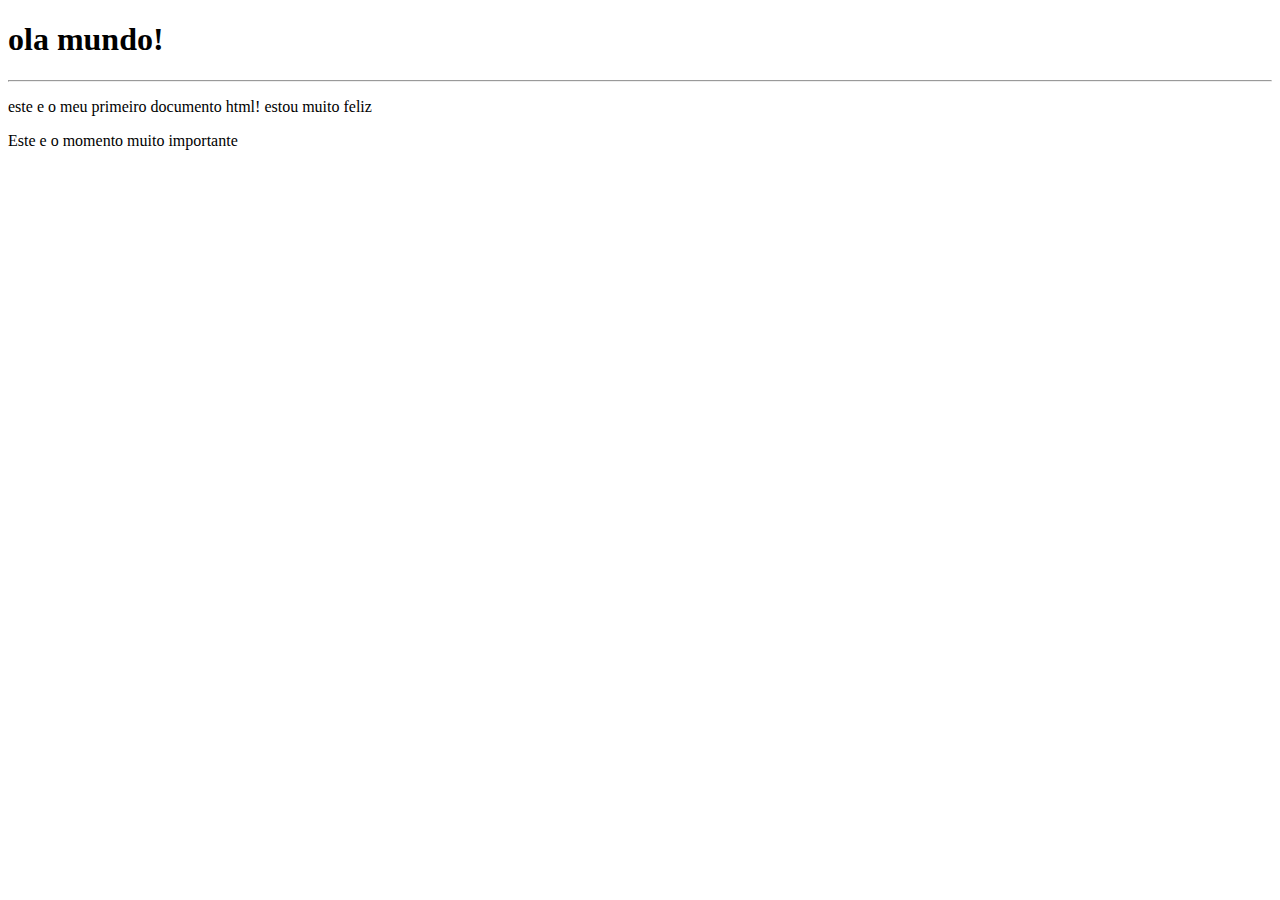
<file: exercicios/ex001/index.html>
<!DOCTYPE html>
<html lang="pt-br">
<head>
    <meta charset="UTF-8">
    <meta http-equiv="X-UA-Compatible" content="IE=edge">
    <meta name="viewport" content="width=device-width, initial-scale=1.0">
    <title>meu primeiro exercicio</title>
</head>
<body>
  <h1>ola mundo!</h1>
  <hr>
  <p>este e o meu primeiro documento html! estou muito feliz</p>
  <p>Este e o momento muito importante
  </p>  
</body>
</html>
</file>
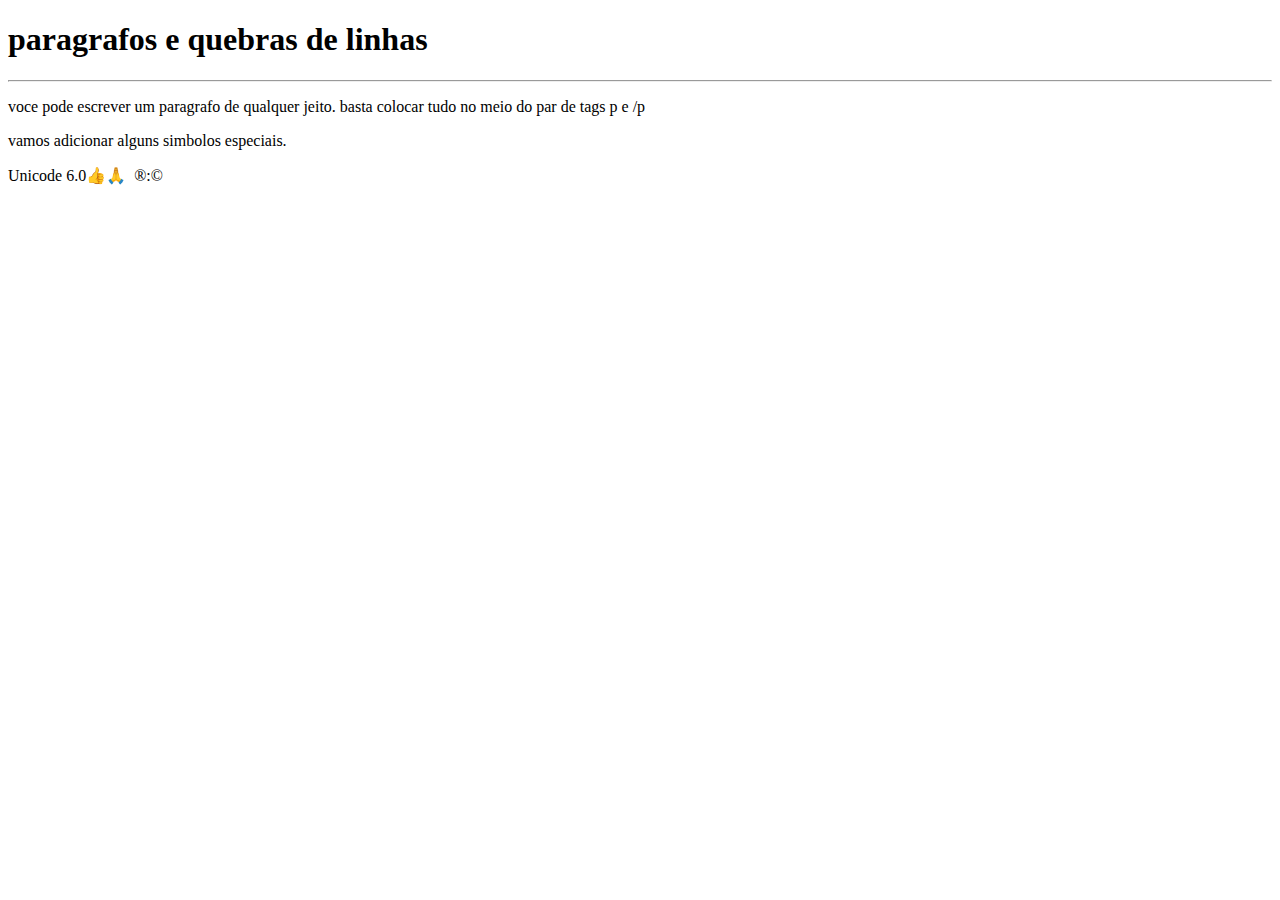
<file: exercicios/ex002/index.html>
<!DOCTYPE html>
<html lang="pt-br">
<head>
    <meta charset="UTF-8">
    <meta http-equiv="X-UA-Compatible" content="IE=edge">
    <meta name="viewport" content="width=device-width, initial-scale=1.0">
    <title>paragrafos</title>
</head>
<body><h1>paragrafos e quebras de linhas</h1>
    <hr>
    <p>voce pode escrever um paragrafo de qualquer jeito.
        basta colocar tudo no meio do par de tags p e /p
    </p>
    <p>vamos adicionar alguns simbolos especiais.</p>Unicode 6.0👍🙏&nbsp;
    &reg:&copy;
</body>
</html>
</file>
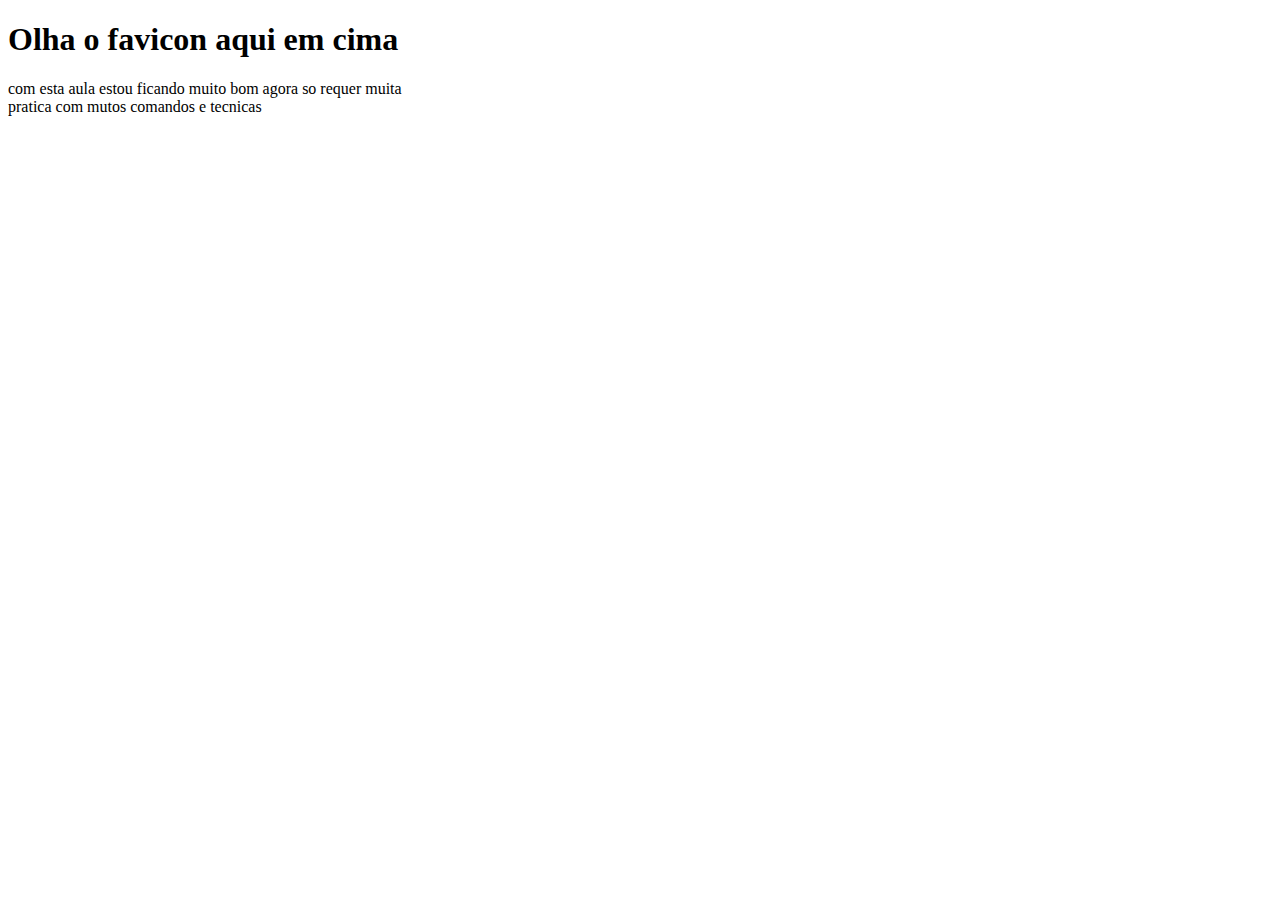
<file: exercicios/ex004/index.html>
<!DOCTYPE html>
<html lang="pt-br">
<head>
    <meta charset="UTF-8">
    <meta http-equiv="X-UA-Compatible" content="IE=edge">
    <meta name="viewport" content="width=device-width, initial-scale=1.0">
    <link rel="shortcut icon" href="Graphics-Vibe-Developer.ico" type="image/x-icon">
    <title>teste de favicon</title>
</head>
<body><h1>Olha o favicon aqui em cima</h1><p>com esta aula estou ficando muito bom agora so requer muita
    <br> pratica com mutos comandos e tecnicas</p>
    
</body>
</html>
</file>
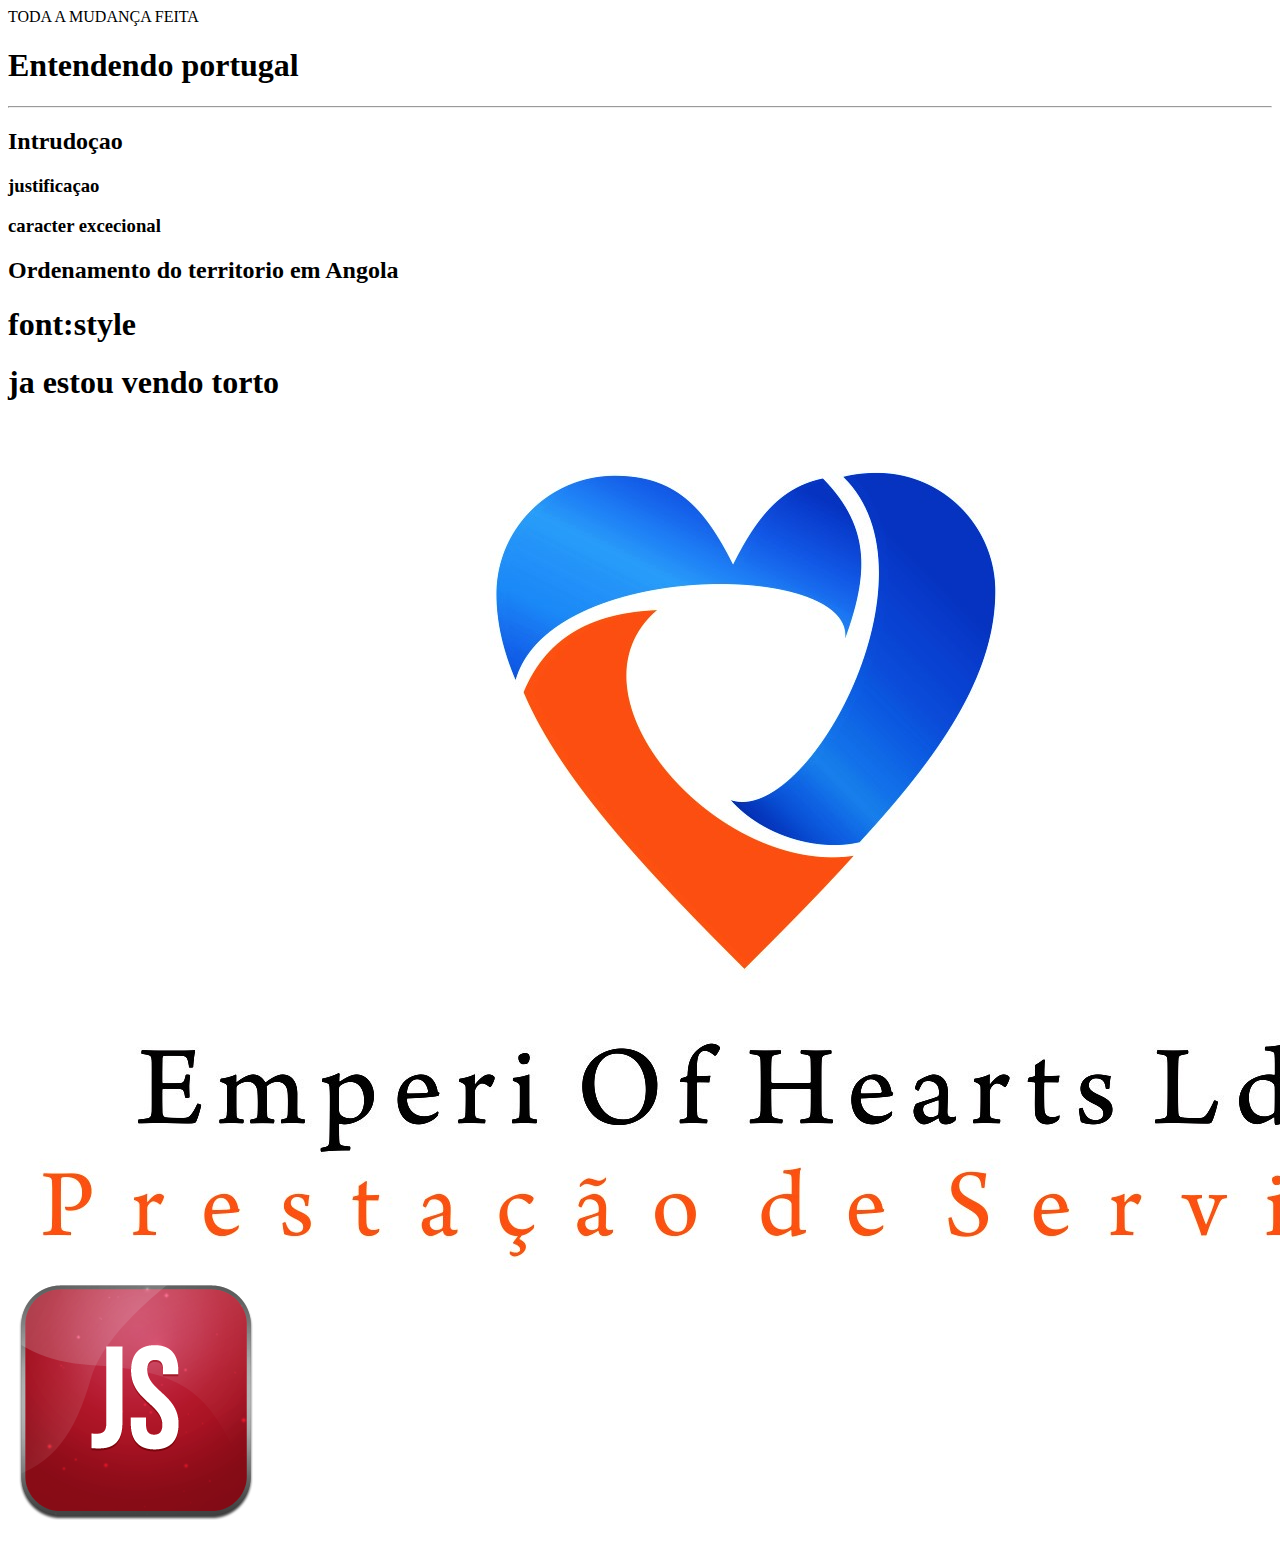
<file: exercicios/ex006/index.html>
<!DOCTYPE html>
<html lang="pt-br">
<head>
    <meta charset="UTF-8">
    <meta http-equiv="X-UA-Compatible" content="IE=edge">
    <meta name="viewport" content="width=device-width, initial-scale=1.0">
    <link rel="stylesheet" href="Graphics-Vibe-Developer.ico">
    <link rel="" href="Graphics-Vibe-Developer.ico">
    <title>hierarquia de titulo</title>
</head>
<body>TODA A MUDANÇA FEITA
    <h1>Entendendo portugal</h1><hr>
    <h2>Intrudoçao</h2><h3>justificaçao</h3><h3>caracter excecional</h3>
    <h2>Ordenamento do territorio em Angola</h2><h1>font:style</h1><h1>ja estou vendo torto</h1>
    <img src="Logotipo tino.jpg" alt="logo empire">
    <img src="Graphics-Vibe-Developer.ico" alt="logo java">
</body>
</html>
</file>
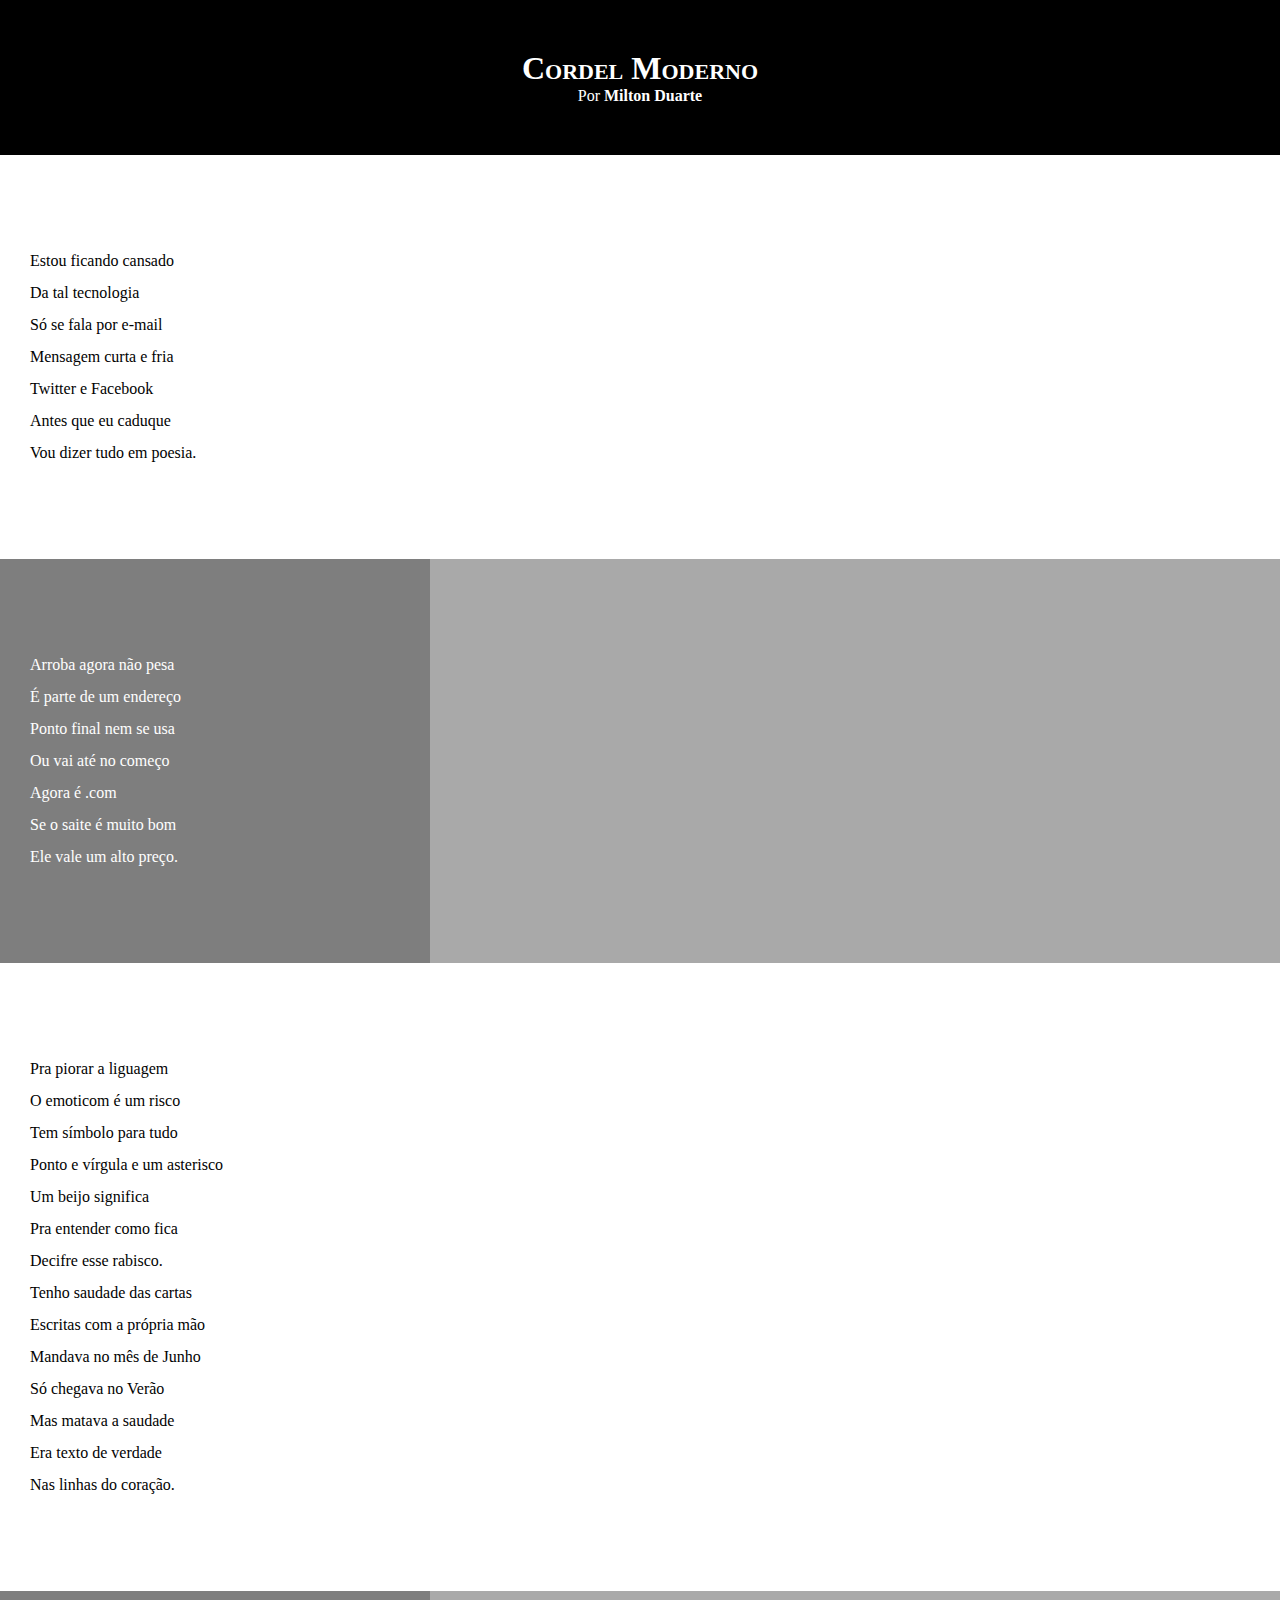
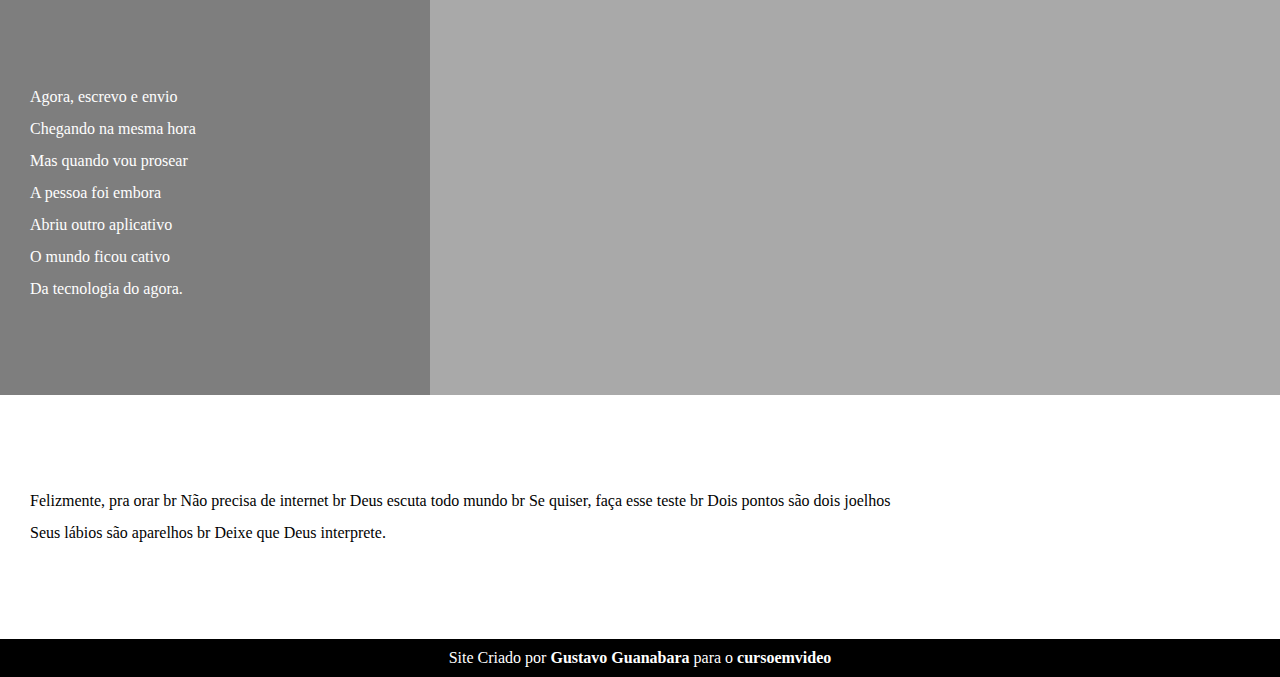
<file: exercicios/ex009/index.html>
<!DOCTYPE html>
<html lang="pt-br">
<head>
    <meta charset="UTF-8">
    <meta http-equiv="X-UA-Compatible" content="IE=edge">
    <meta name="viewport" content="width=device-width, initial-scale=1.0">
    <title>Cordel Moderno</title>
    <link rel="stylesheet" href="style.css">
</head>
<body>
    <header>
        <h1>Cordel Moderno</h1>
        <p>Por<a href="https://www.recantodasletras.com.br/poesias/3186743" target="_blank"> Milton Duarte</a></p>
    </header>

    <section class="normal">
        <p>
            Estou ficando cansado <br>
            Da tal tecnologia <br>
            Só se fala por e-mail <br>
            Mensagem curta e fria <br>
            Twitter e Facebook <br>
            Antes que eu caduque <br>
            Vou dizer tudo em poesia.
        </p> 
    </section>


    <section class="imagem">
        <p>
            Arroba agora não pesa <br>
            É parte de um endereço <br>
            Ponto final nem se usa <br>
            Ou vai até no começo <br>
            Agora é .com <br>
            Se o saite é muito bom <br>
            Ele vale um alto preço.
        </p>
    </section>

    <section class="normal">
        <p>
            Pra piorar a liguagem <br>
            O emoticom é um risco <br>
            Tem símbolo para tudo <br>
             Ponto e vírgula e um asterisco <br>
             Um beijo significa <br>
            Pra entender como fica <br>
            Decifre esse rabisco. <br>
            Tenho saudade das cartas <br>
            Escritas com a própria mão <br>
            Mandava no mês de Junho <br>
            Só chegava no Verão <br>
            Mas matava a saudade <br>
            Era texto de verdade <br>
            Nas linhas do coração.
        </p>
    </section>



    <section class="imagem">
        <p>
            Agora, escrevo e envio <br>
            Chegando na mesma hora <br>
            Mas quando vou prosear <br>
            A pessoa foi embora <br>
            Abriu outro aplicativo <br>
            O mundo ficou cativo <br>
            Da tecnologia do agora.
        </p>
    </section>

    <section class="normal">
        <p>
            Felizmente, pra orar br
            Não precisa de internet br
            Deus escuta todo mundo br
            Se quiser, faça esse teste br
            Dois pontos são dois joelhos <br>
            Seus lábios são aparelhos br
            Deixe que Deus interprete.
        </p>
    </section>
    
    <footer>
        <p>Site Criado por <a href="https://gustavoguanabara.github.io" target="_blank">Gustavo Guanabara</a> para o <a href="https://www.cursoemvideo.com" target="_blank">cursoemvideo</a></p>
    </footer>
        
    </body>
    </html>
</file>
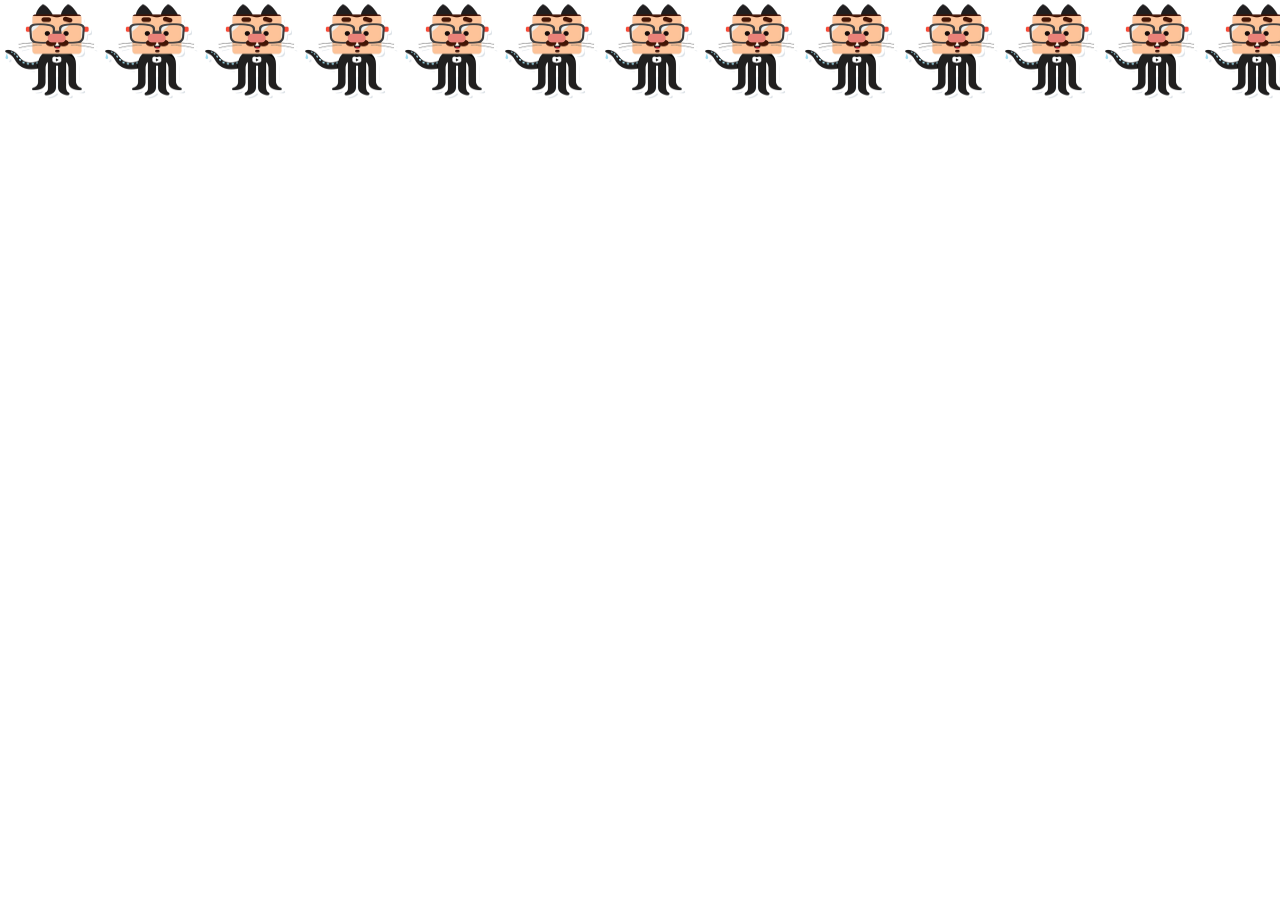
<file: exercicios/ex008/imagens/fundo002.html>
<!DOCTYPE html>
<html lang="pt-br">
<head>
    <meta charset="UTF-8">
    <meta http-equiv="X-UA-Compatible" content="IE=edge">
    <meta name="viewport" content="width=device-width, initial-scale=1.0">
    <title>Personalização dos fundos</title>
    <style>
        body {
            background-image: url("mascote.png");
            background-size:100px 100px;
            background-repeat:repeat-x;
    

        }
    </style>
</head>
<body>
    <h1></h1>
    
</body>
</html>
</file>
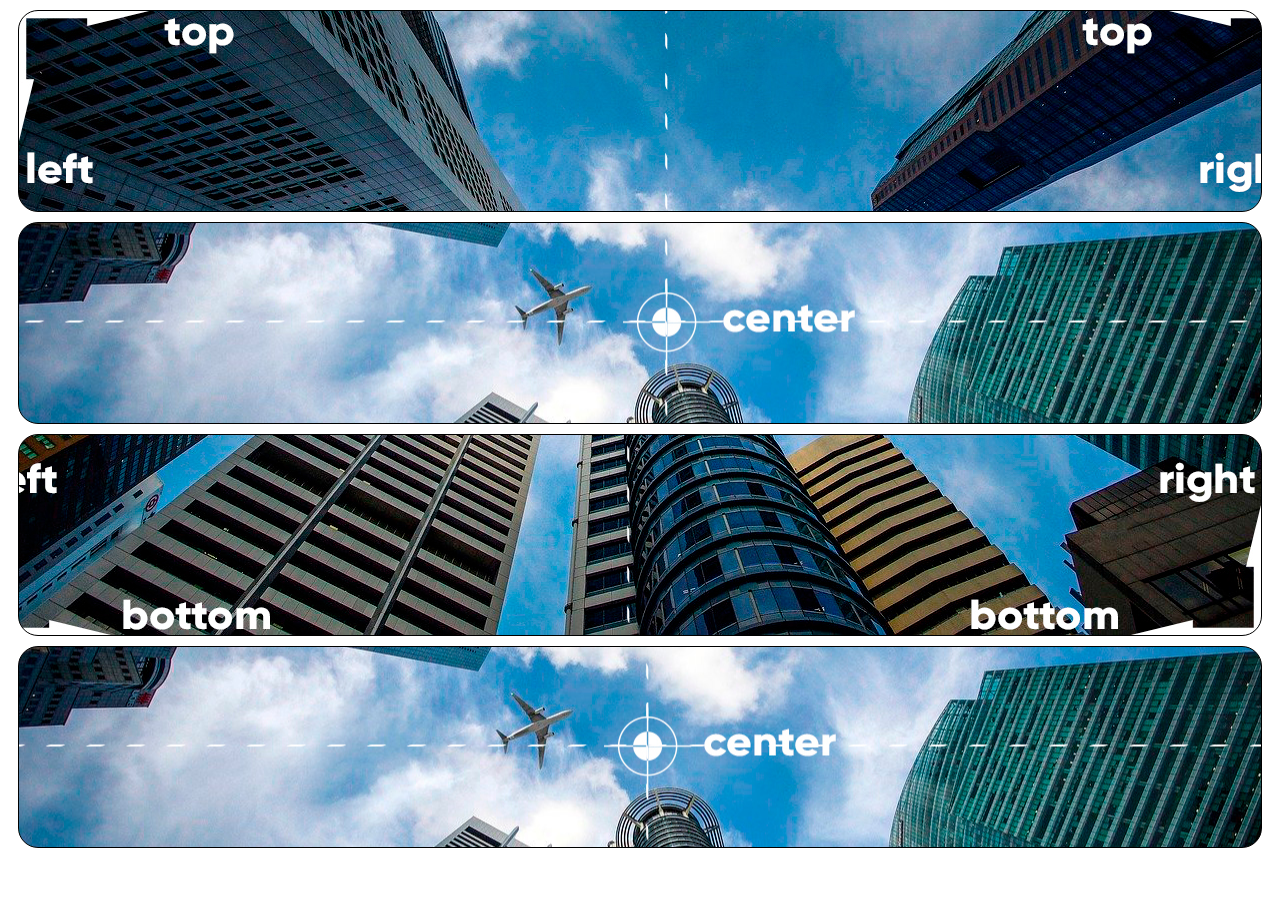
<file: exercicios/ex008/imagens/fundo003.html>
<!DOCTYPE html>
<html lang="pt-br">
<head>
    <meta charset="UTF-8">
    <meta http-equiv="X-UA-Compatible" content="IE=edge">
    <meta name="viewport" content="width=device-width, initial-scale=1.0">
    <title>Posição dos Fundos</title>
    <style>
        div.bloco {
            background-image: url("wallpaper003.jpg");
            height: 200px;
            border: 1px solid black;
            border-radius: 20px;
            margin: 10px;
        }
        div#q1 {background-position: left top;}
        div#q2 {
            background-position: left center;
        }
        div#q3 {
            background-position: right bottom;
        }
        div#q4 {
            background-position: center center;
        }
    </style>
</head>
<body>
    
    <div class="bloco" id="q1">
        
    </div>
    <div class="bloco" id="q2">
        
    </div>
    <div class="bloco" id="q3">
        
    </div>
    <div class="bloco" id="q4">
        
    </div>
</body>
</html>
</file>
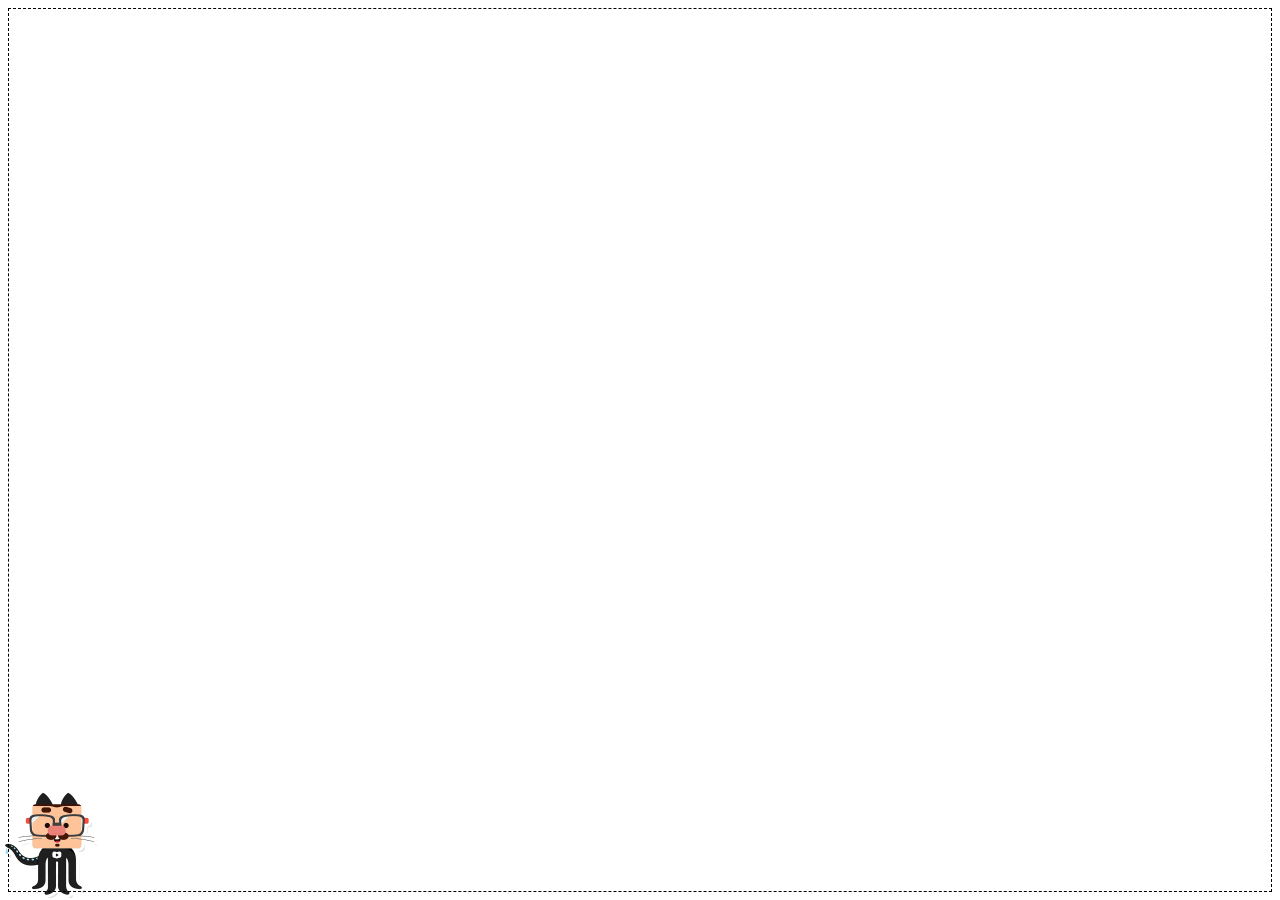
<file: exercicios/ex008/imagens/fundo004.html>
<!DOCTYPE html>
<html lang="pt-br">
<head>
    <meta charset="UTF-8">
    <meta http-equiv="X-UA-Compatible" content="IE=edge">
    <meta name="viewport" content="width=device-width, initial-scale=1.0">
    <title>Posicionamento</title>
    <style>
        body {
            height: 98vh;
       border: 1px dashed black;
       background-image: url("mascote.png");
       background-size: 100px;
       background-repeat: no-repeat;
       background-position: left bottom;     
        }
        
    </style>
</head>
<body>
    
</body>
</html>
</file>
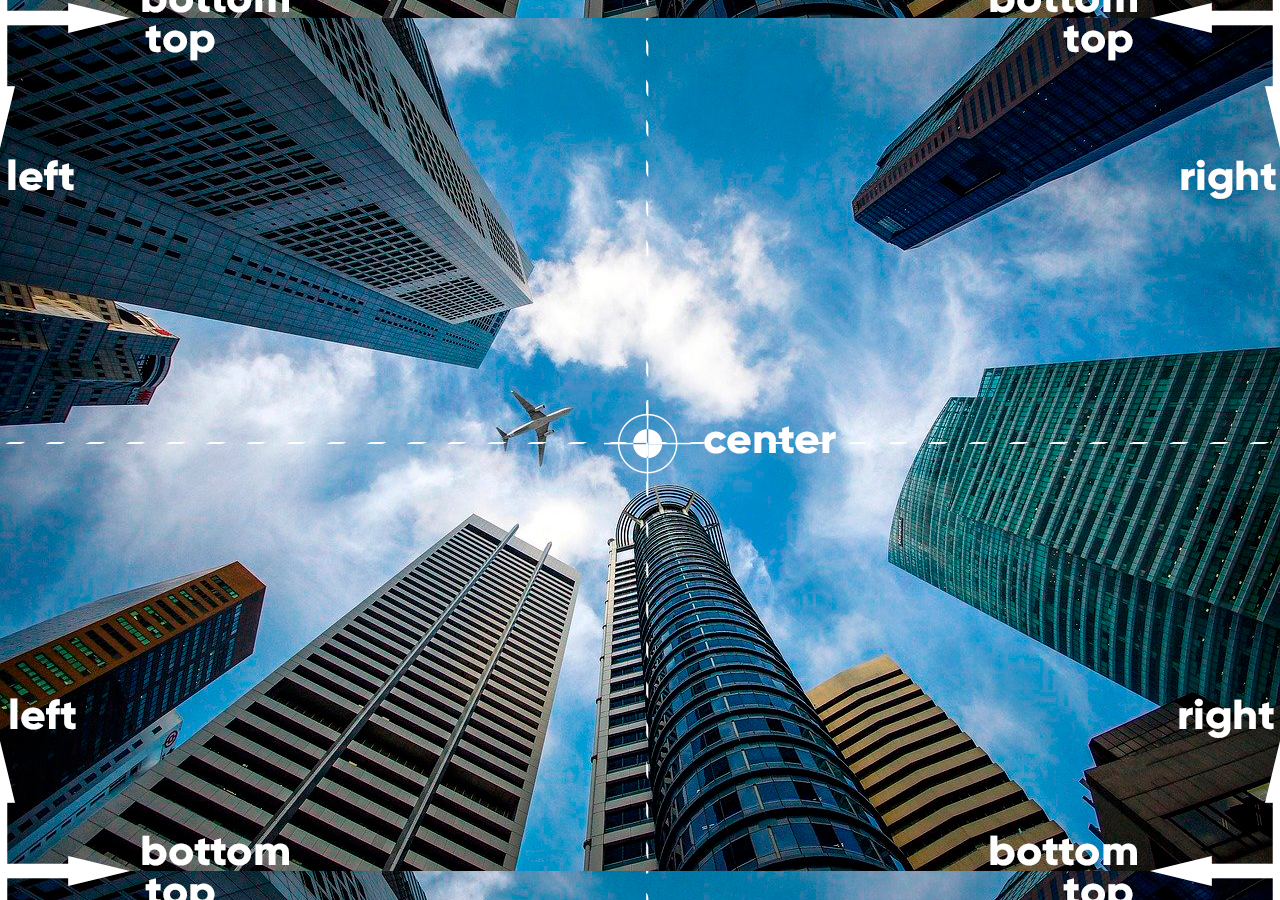
<file: exercicios/ex008/imagens/fundo005.html>
<!DOCTYPE html>
<html lang="pt-br">
<head>
    <meta charset="UTF-8">
    <meta http-equiv="X-UA-Compatible" content="IE=edge">
    <meta name="viewport" content="width=device-width, initial-scale=1.0">
    <title>posicionamento</title>
    <style>
        body {
            height: 97vh;
            background-image: url("wallpaper003.jpg");
            background-position: center center;
        }
    </style>
</head>
<body>
    
</body>
</html>
</file>
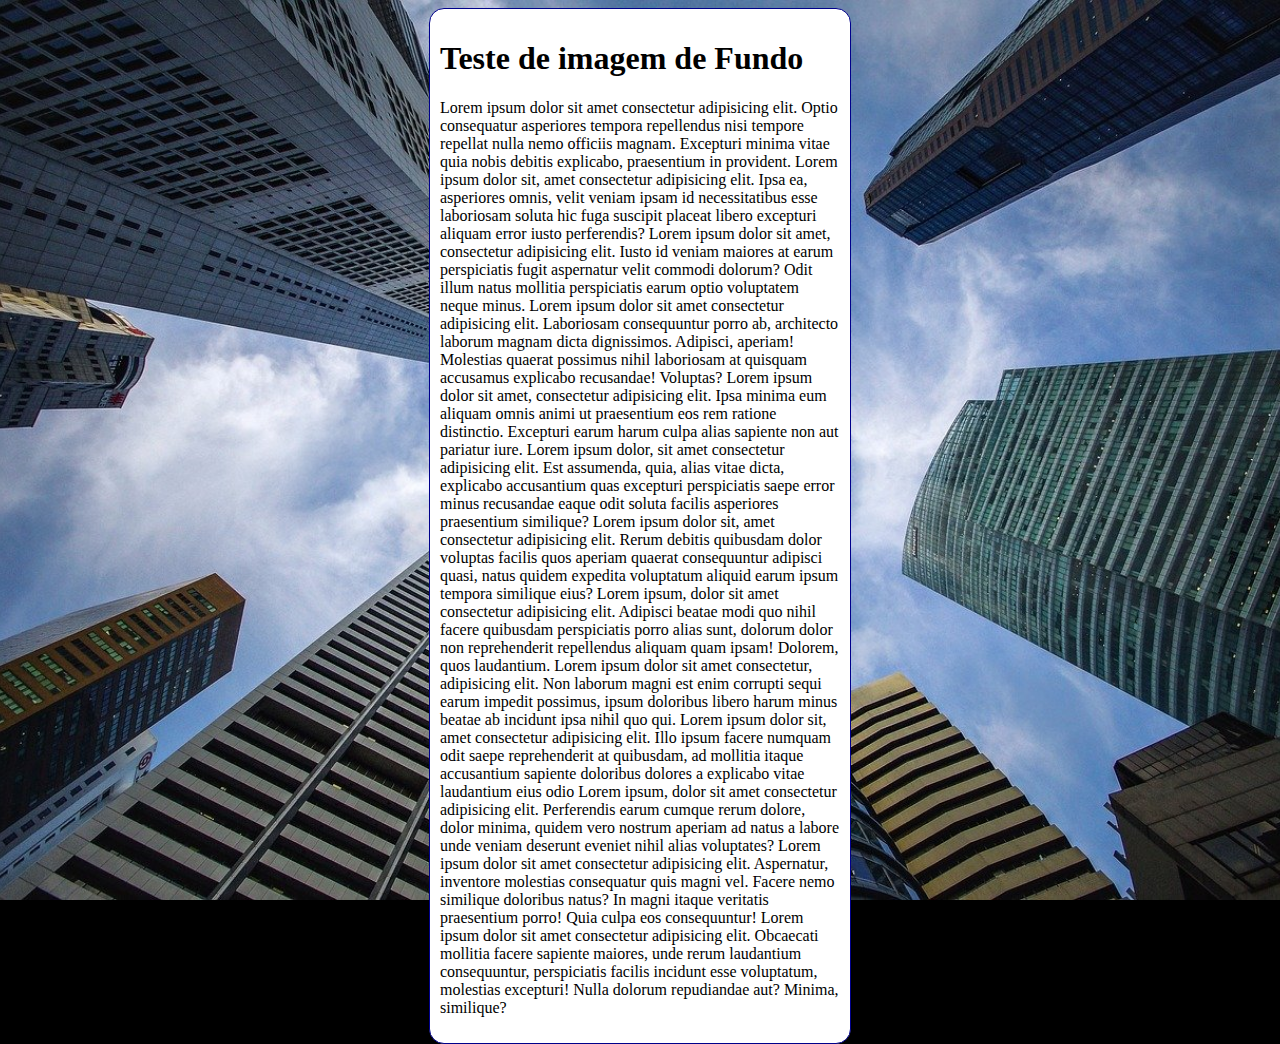
<file: exercicios/ex008/imagens/fundo006.html>
<!DOCTYPE html>
<html lang="pt-br">
<head>
    <meta charset="UTF-8">
    <meta http-equiv="X-UA-Compatible" content="IE=edge">
    <meta name="viewport" content="width=device-width, initial-scale=1.0">
    <title>Aplicando Fundo fixo de tela</title>
    <style>
        body {
            height: 100vh;
            background-color: black;
            background-image: url("wallpaper002.jpg");
            background-position: center top;
            background-repeat: repeat-y;
            background-size:cover;
            background-attachment: fixed;
            
        }
        main {
            background-color: white;
            max-width: 400px;
            padding: 10px;
            margin: auto;
            border: 1px solid darkblue;
            border-radius: 15px;
        }
    </style>
</head>
<body>
    <main>
        <h1>Teste de imagem de Fundo</h1>
        <P>
            Lorem ipsum dolor sit amet consectetur adipisicing elit. Optio consequatur asperiores tempora repellendus nisi tempore repellat nulla nemo officiis magnam. Excepturi minima vitae quia nobis debitis explicabo, praesentium in provident.
            Lorem ipsum dolor sit, amet consectetur adipisicing elit. Ipsa ea, asperiores omnis, velit veniam ipsam id necessitatibus esse laboriosam soluta hic fuga suscipit placeat libero excepturi aliquam error iusto perferendis?
            Lorem ipsum dolor sit amet, consectetur adipisicing elit. Iusto id veniam maiores at earum perspiciatis fugit aspernatur velit commodi dolorum? Odit illum natus mollitia perspiciatis earum optio voluptatem neque minus.
            Lorem ipsum dolor sit amet consectetur adipisicing elit. Laboriosam consequuntur porro ab, architecto laborum magnam dicta dignissimos. Adipisci, aperiam! Molestias quaerat possimus nihil laboriosam at quisquam accusamus explicabo recusandae! Voluptas?
            Lorem ipsum dolor sit amet, consectetur adipisicing elit. Ipsa minima eum aliquam omnis animi ut praesentium eos rem ratione distinctio. Excepturi earum harum culpa alias sapiente non aut pariatur iure.
            Lorem ipsum dolor, sit amet consectetur adipisicing elit. Est assumenda, quia, alias vitae dicta, explicabo accusantium quas excepturi perspiciatis saepe error minus recusandae eaque odit soluta facilis asperiores praesentium similique?
            Lorem ipsum dolor sit, amet consectetur adipisicing elit. Rerum debitis quibusdam dolor voluptas facilis quos aperiam quaerat consequuntur adipisci quasi, natus quidem expedita voluptatum aliquid earum ipsum tempora similique eius?
            Lorem ipsum, dolor sit amet consectetur adipisicing elit. Adipisci beatae modi quo nihil facere quibusdam perspiciatis porro alias sunt, dolorum dolor non reprehenderit repellendus aliquam quam ipsam! Dolorem, quos laudantium.
            Lorem ipsum dolor sit amet consectetur, adipisicing elit. Non laborum magni est enim corrupti sequi earum impedit possimus, ipsum doloribus libero harum minus beatae ab incidunt ipsa nihil quo qui.
            Lorem ipsum dolor sit, amet consectetur adipisicing elit. Illo ipsum facere numquam odit saepe reprehenderit at quibusdam, ad mollitia itaque accusantium sapiente doloribus dolores a explicabo vitae laudantium eius odio
            Lorem ipsum, dolor sit amet consectetur adipisicing elit. Perferendis earum cumque rerum dolore, dolor minima, quidem vero nostrum aperiam ad natus a labore unde veniam deserunt eveniet nihil alias voluptates?
            Lorem ipsum dolor sit amet consectetur adipisicing elit. Aspernatur, inventore molestias consequatur quis magni vel. Facere nemo similique doloribus natus? In magni itaque veritatis praesentium porro! Quia culpa eos consequuntur!
            Lorem ipsum dolor sit amet consectetur adipisicing elit. Obcaecati mollitia facere sapiente maiores, unde rerum laudantium consequuntur, perspiciatis facilis incidunt esse voluptatum, molestias excepturi! Nulla dolorum repudiandae aut? Minima, similique?
        </P>
    </main>
    
</body>
</html>
</file>
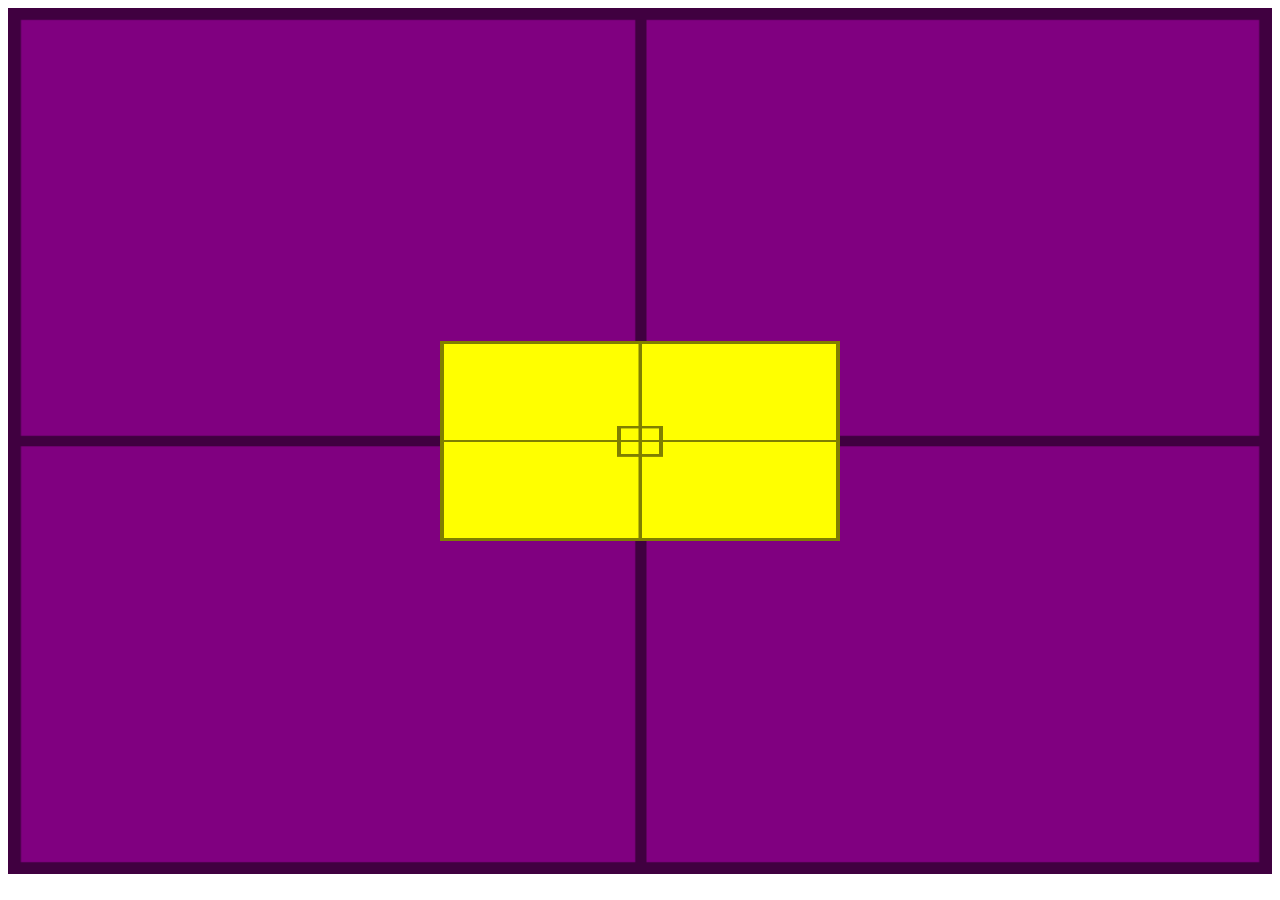
<file: exercicios/ex008/imagens/fundo007.html>
<!DOCTYPE html>
<html lang="pt-br">
<head>
    <meta charset="UTF-8">
    <meta http-equiv="X-UA-Compatible" content="IE=edge">
    <meta name="viewport" content="width=device-width, initial-scale=1.0">
    <title>Alinhamento vertical</title>
    <style>
        #container {
            background-image: url("target001.png");
            background-size: 100% 100%;
            position: relative;
            position: relative;
            height: 94vh;
            padding: 10px;
            background-color: purple;
        
        }
        #conteudo {
            background-image: url("target001.png");
            background-size: 100% 100%;
            position: absolute;
            height: 200px;
            width: 400px;
            background-color: yellow;
            left: 50%;
            top: 50%;
            transform: translate(-50%, -50%);
        }
    </style>
</head>
<body>
    <section id="container">
        <article id="conteudo"></article>
    </section>
    
</body>
</html>
</file>
<file: exercicios/ex009/style.css>
@charset "UTF-8";

* {
    margin: 0px;
    padding: 0px;
}
html, body {
    min-height: 100vh;
    background-color: darkgray;
}
header {
    background-color: black;
    color: white;
    text-align: center;
}
header > h1 {
    padding-top: 50px;
    font-variant: small-caps;
}
header > p {
    padding-bottom: 50px;
}
a {
    color: white;
    text-decoration: none;
    font-weight: bolder;
}
a:hover {
    text-decoration: underline;
}
section {
    padding-top: 10vh;
    padding-bottom: 10vh;
    line-height: 2em;
    padding-left: 30px;
}
section.normal {
    background-color: rgb(255, 255, 255);
    color: rgb(2, 2, 2);
}
section.imagem {
    background-color: rgb(70, 69, 69);
    color: white;
}
section.imagem {
    width: 400px;
    background-color: rgba(0, 0, 0, 0.253);
}
footer {
    background-color: black;
    color: rgb(255, 255, 255);
    text-align: center;
    padding: 10px;
}
</file>
